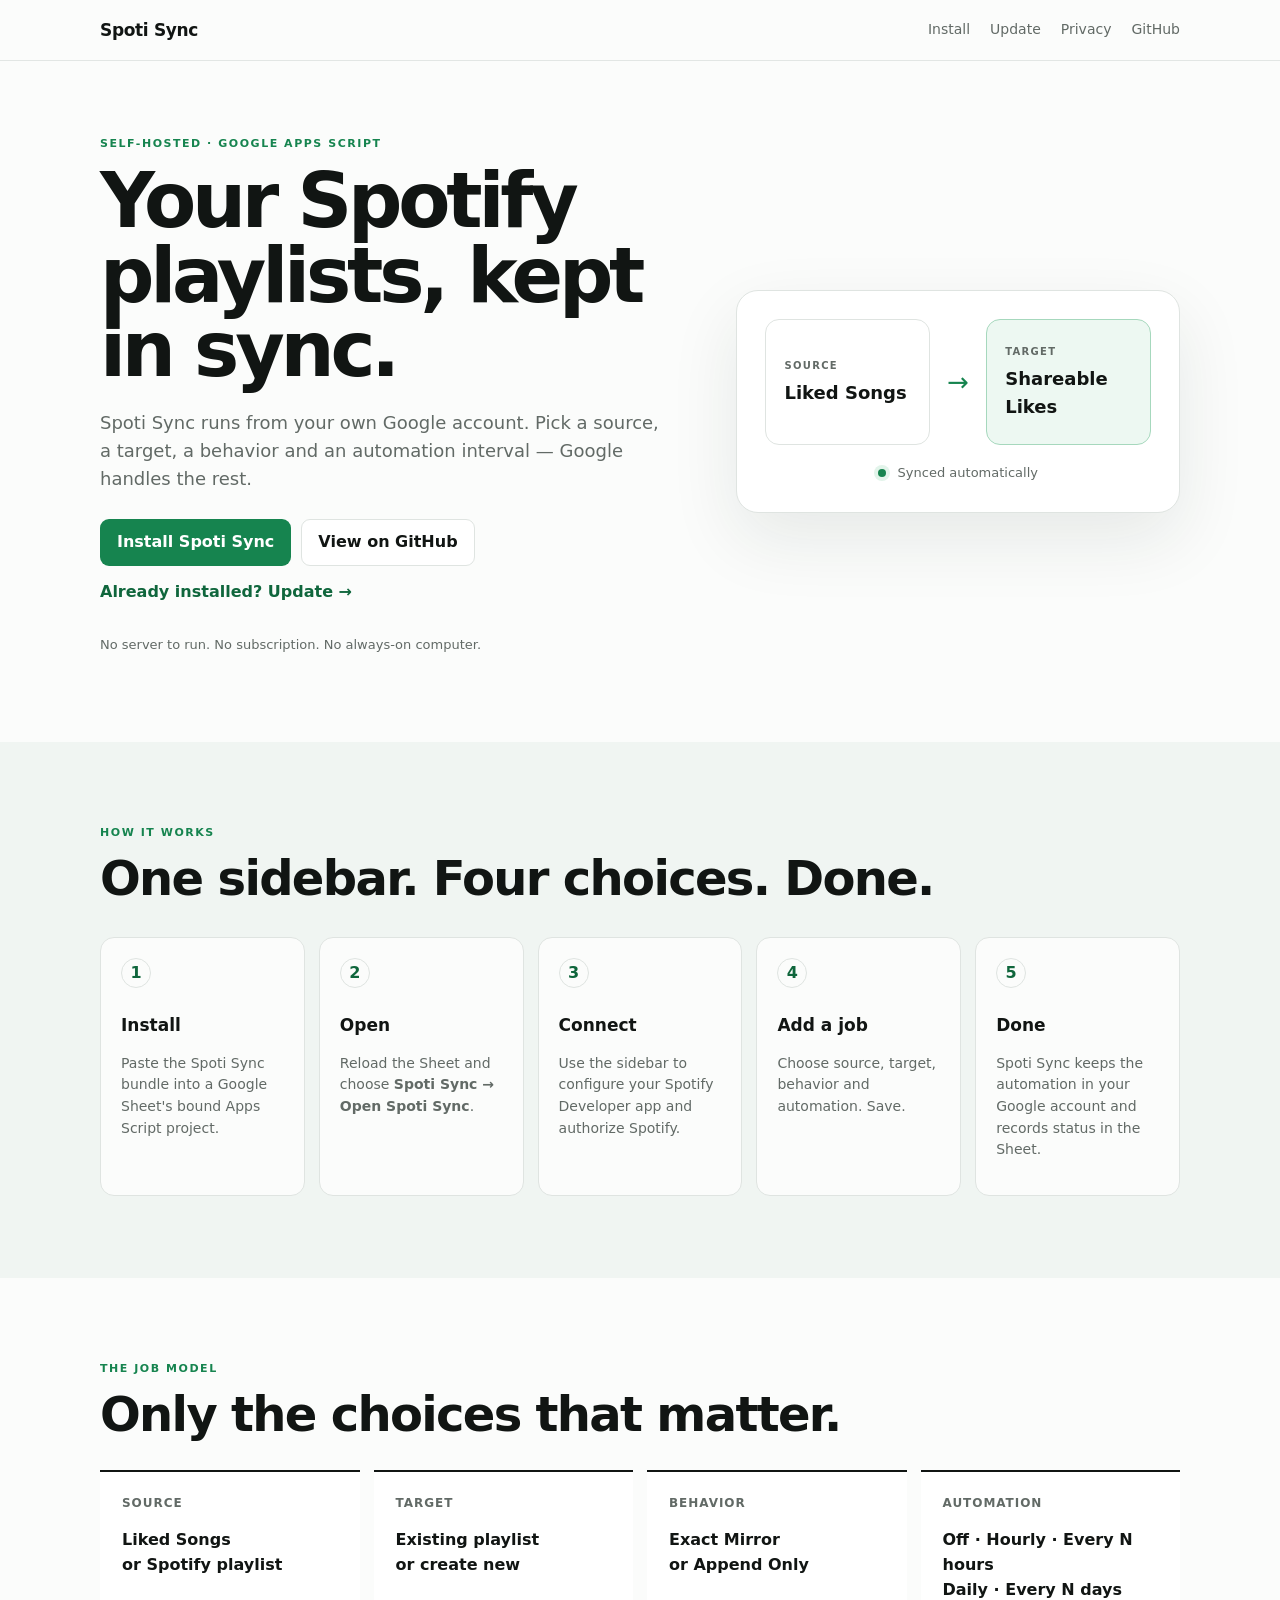
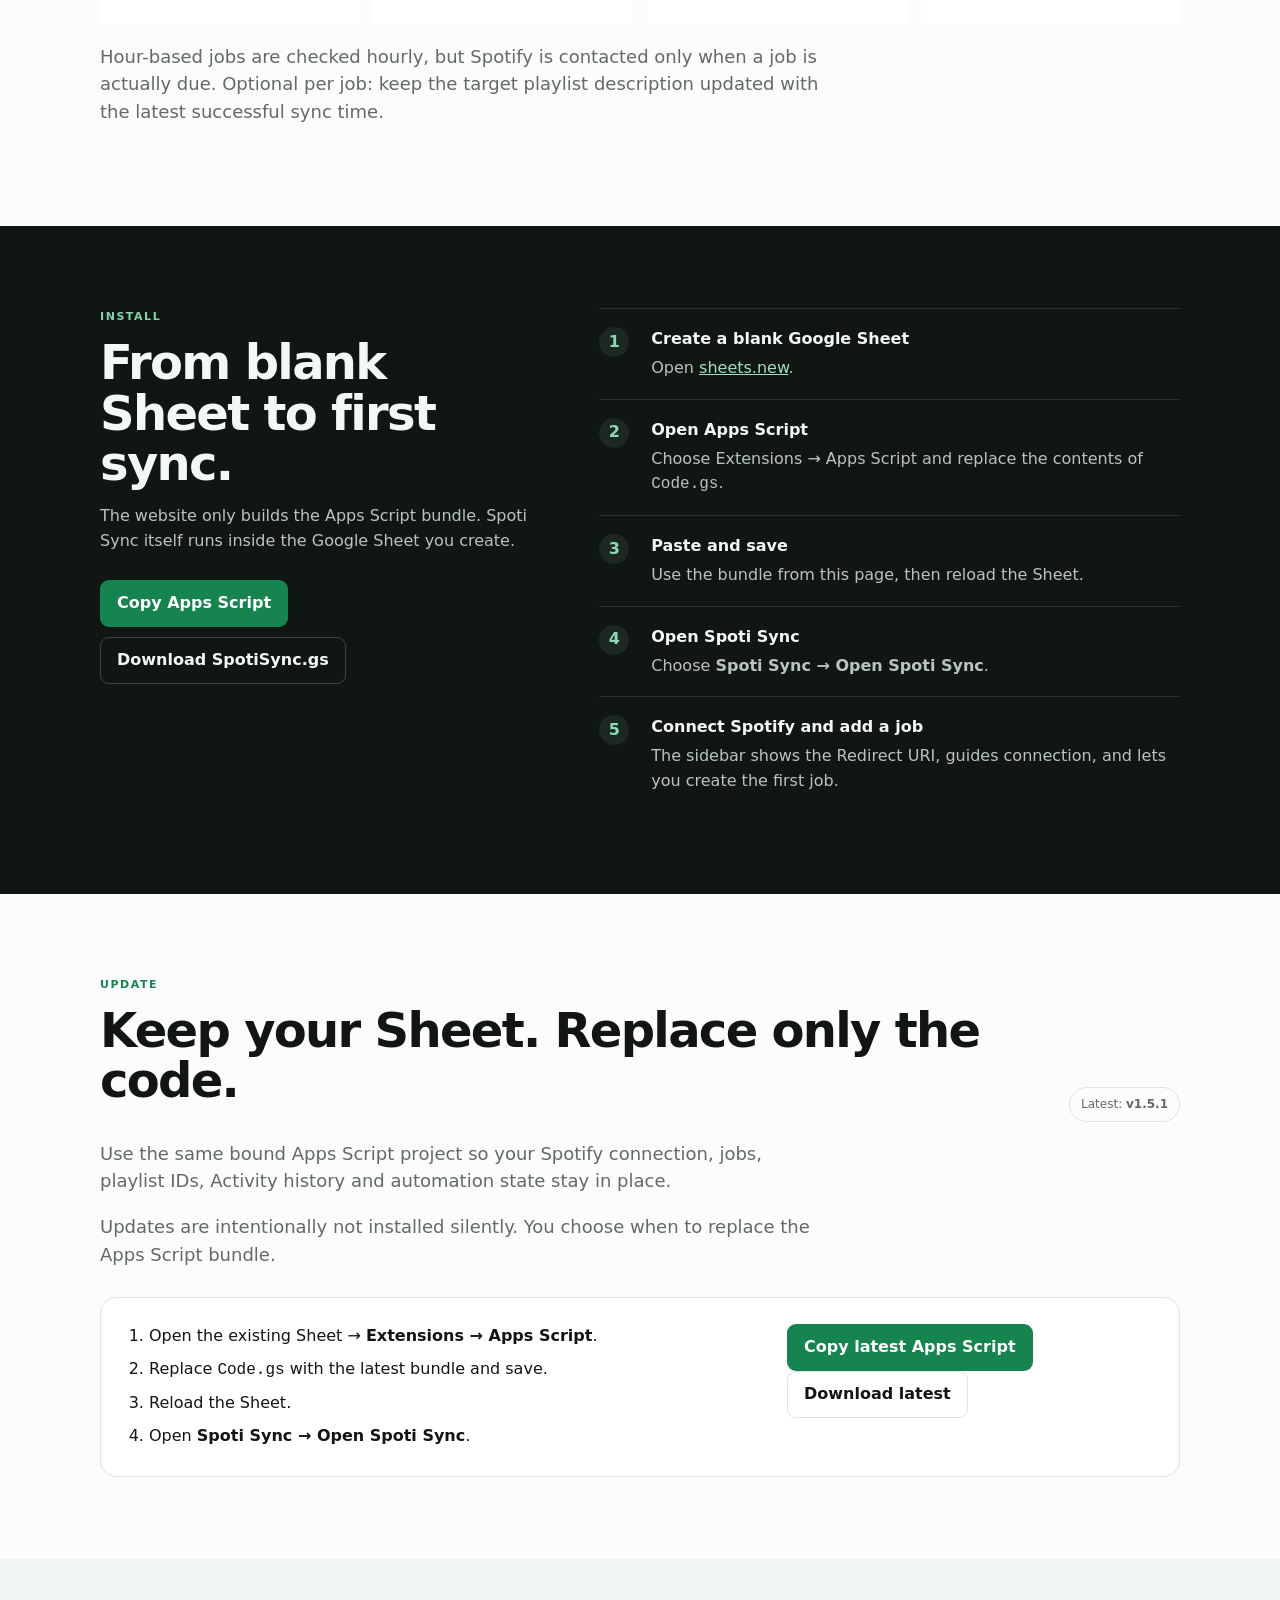
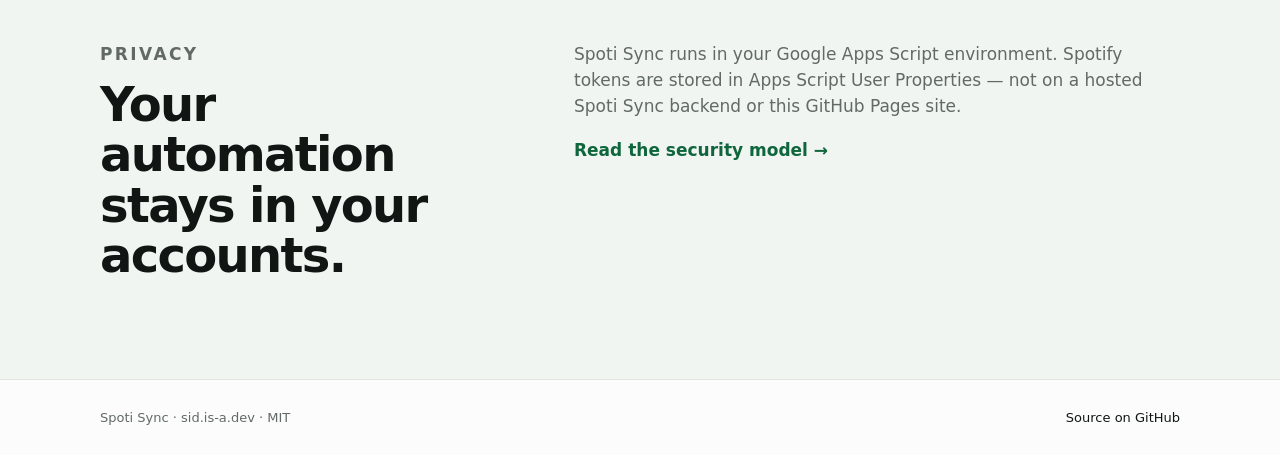
<file: index.html>
<!doctype html>
<html lang="en">
<head>
  <meta charset="utf-8">
  <meta name="viewport" content="width=device-width, initial-scale=1">
  <meta http-equiv="refresh" content="0; url=docs/">
  <title>Spoti Sync</title>
  <link rel="canonical" href="docs/">
</head>
<body>
  <p>Opening the <a href="docs/">Spoti Sync setup guide</a>…</p>
  <script>
    window.location.replace('docs/' + window.location.search + window.location.hash);
  </script>
</body>
</html>
</file>
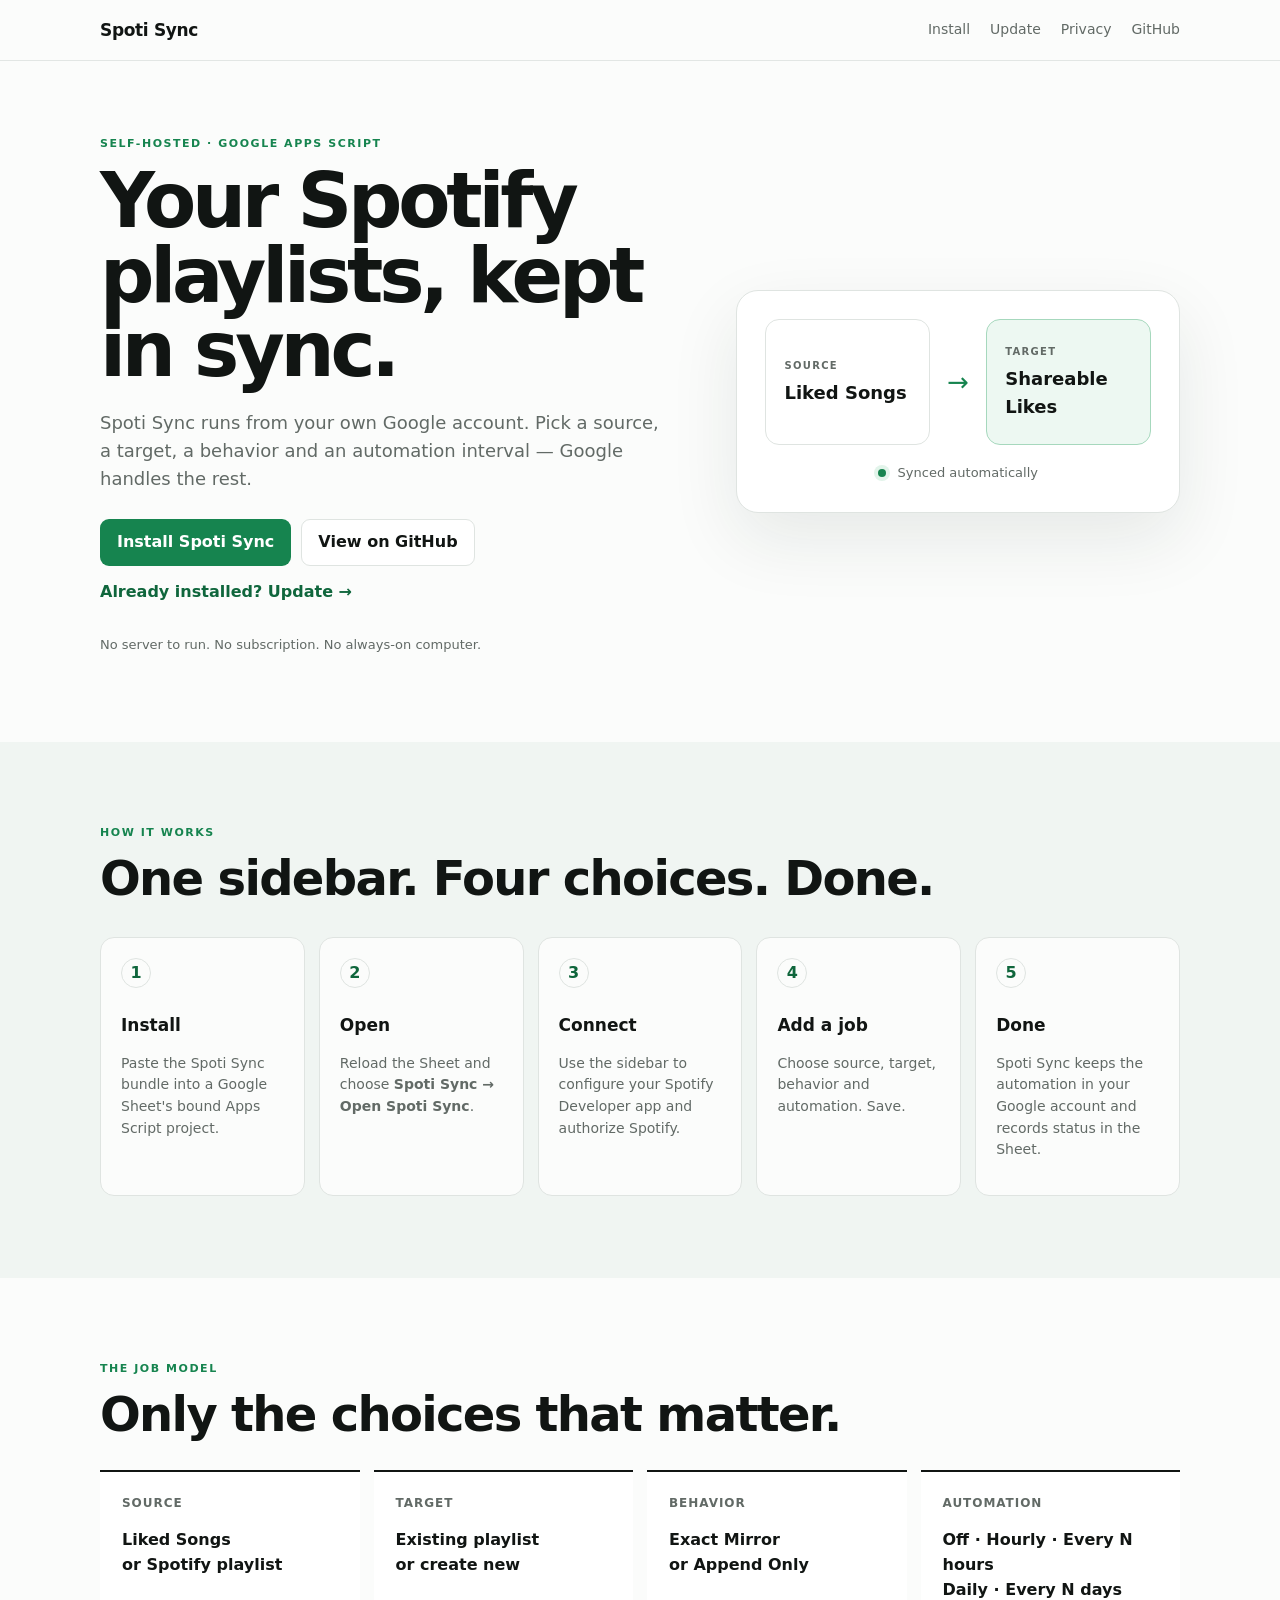
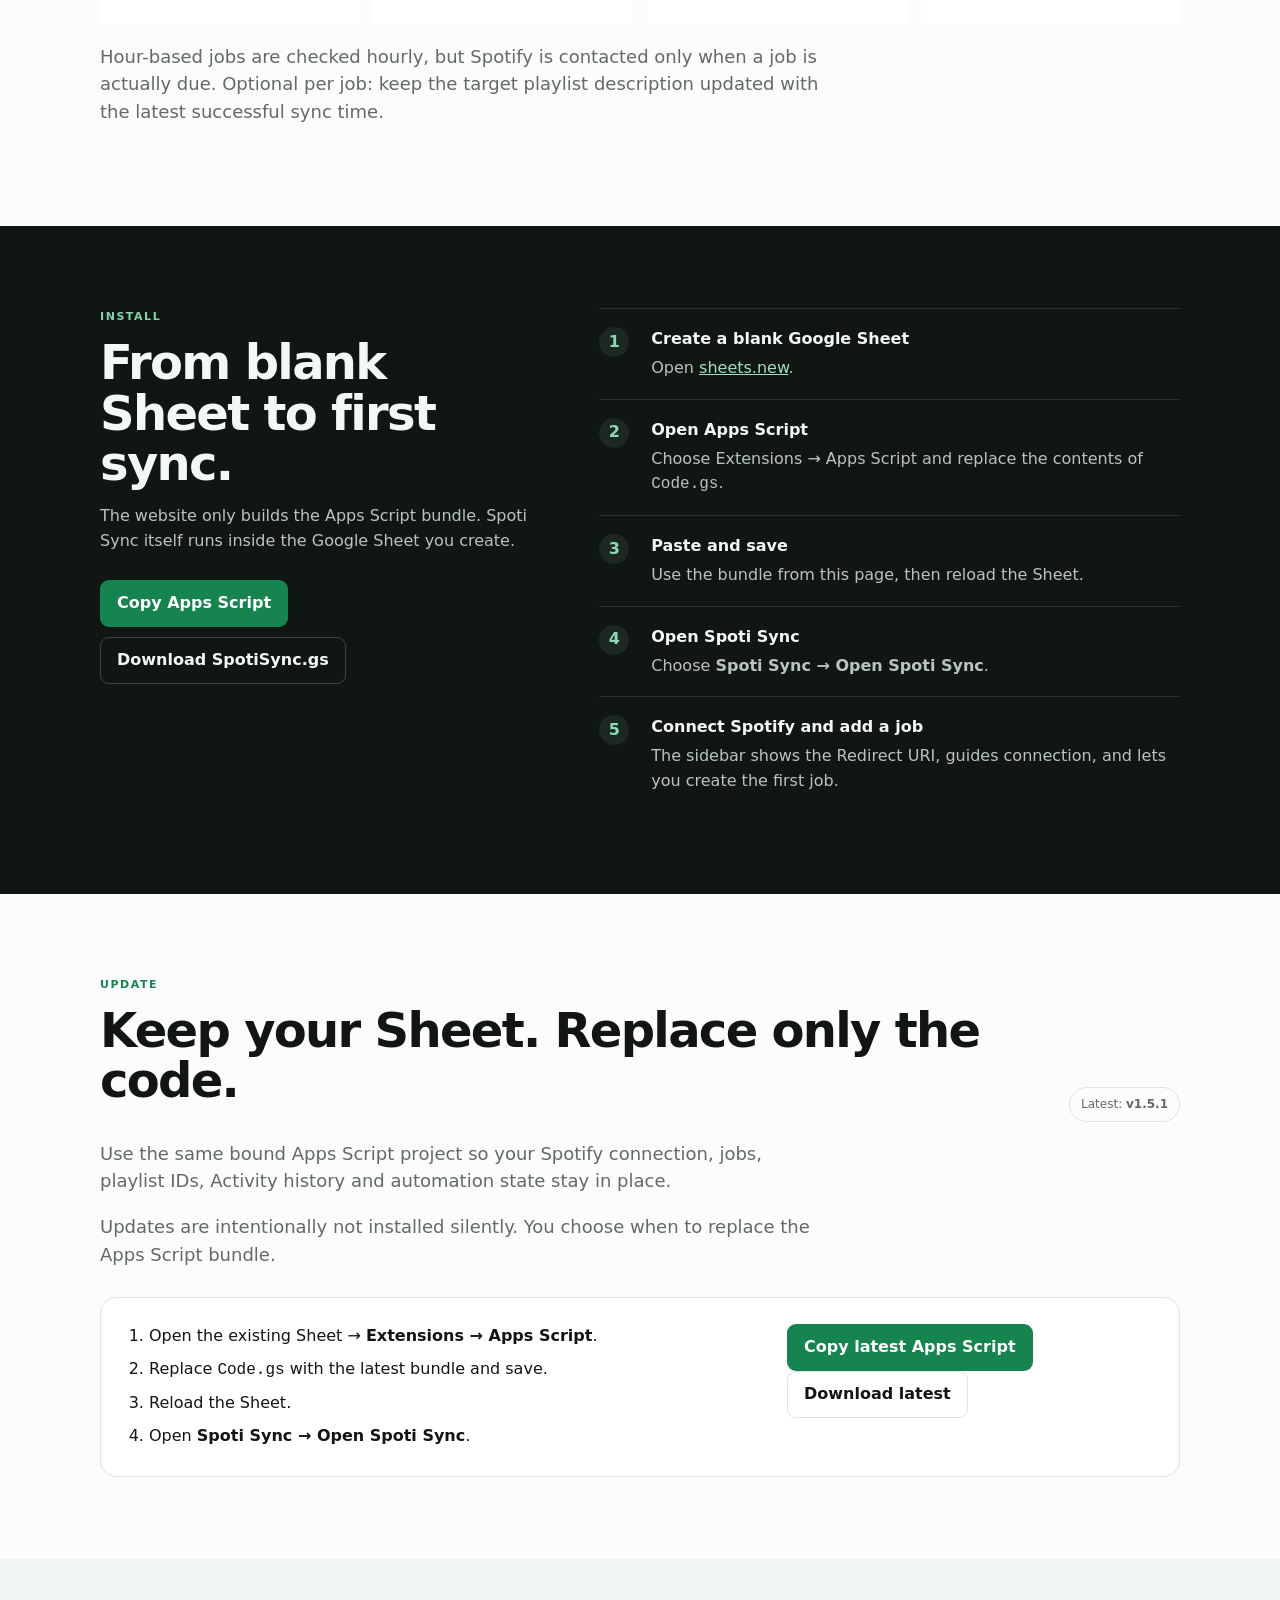
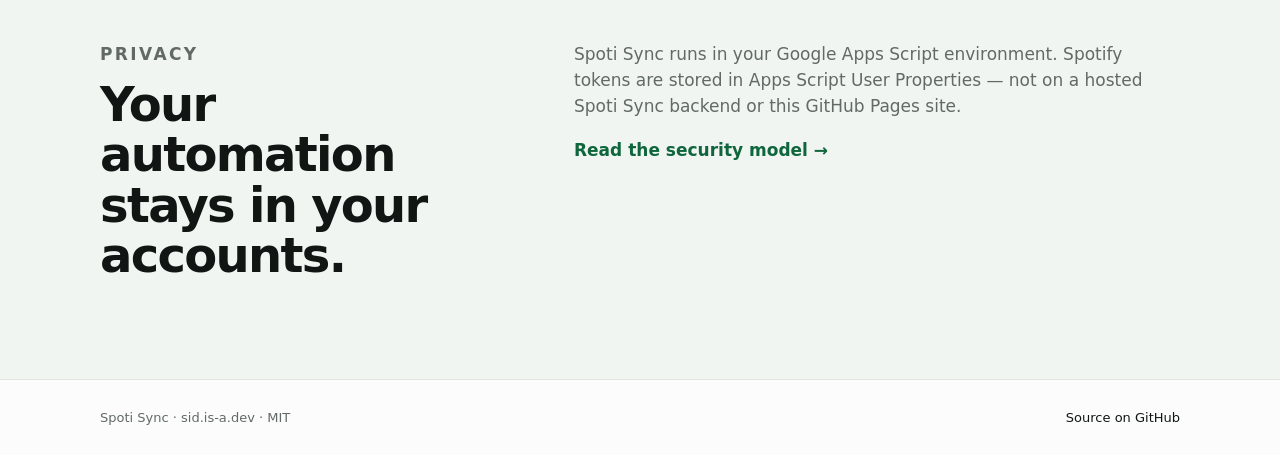
<file: docs/index.html>
<!doctype html>
<html lang="en">
<head>
  <meta charset="utf-8">
  <meta name="viewport" content="width=device-width, initial-scale=1">
  <meta name="description" content="Spoti Sync keeps Spotify playlists synced automatically from your own Google account with Google Apps Script.">
  <title>Spoti Sync — Spotify playlist sync, self-hosted in Google Apps Script</title>
  <link rel="canonical" href="https://sid.is-a.dev/Spoti-sync/">
  <link rel="stylesheet" href="styles.css">
</head>
<body>
  <header class="site-header">
    <div class="wrap nav">
      <a class="brand" href="#top">Spoti Sync</a>
      <nav aria-label="Primary navigation">
        <a href="#install">Install</a>
        <a href="#update">Update</a>
        <a href="#privacy">Privacy</a>
        <a href="https://github.com/11sid11/Spoti-sync">GitHub</a>
      </nav>
    </div>
  </header>

  <main id="top">
    <section class="hero wrap">
      <div class="hero-copy">
        <p class="eyebrow">SELF-HOSTED · GOOGLE APPS SCRIPT</p>
        <h1>Your Spotify playlists, kept in sync.</h1>
        <p class="lede">Spoti Sync runs from your own Google account. Pick a source, a target, a behavior and an automation interval — Google handles the rest.</p>
        <div class="actions">
          <a class="button primary" href="#install">Install Spoti Sync</a>
          <a class="button secondary" href="https://github.com/11sid11/Spoti-sync">View on GitHub</a>
        </div>
        <a class="text-link" href="#update">Already installed? Update →</a>
        <p class="quiet">No server to run. No subscription. No always-on computer.</p>
      </div>

      <div class="sync-demo" aria-label="Example Spoti Sync job">
        <div class="sync-node">
          <span class="node-label">SOURCE</span>
          <strong>Liked Songs</strong>
        </div>
        <div class="sync-line" aria-hidden="true"><span>→</span></div>
        <div class="sync-node target">
          <span class="node-label">TARGET</span>
          <strong>Shareable Likes</strong>
        </div>
        <div class="sync-status"><span class="status-dot"></span> Synced automatically</div>
      </div>
    </section>

    <section class="section soft">
      <div class="wrap">
        <p class="eyebrow">HOW IT WORKS</p>
        <h2>One sidebar. Four choices. Done.</h2>
        <div class="steps">
          <article><span>1</span><h3>Install</h3><p>Paste the Spoti Sync bundle into a Google Sheet's bound Apps Script project.</p></article>
          <article><span>2</span><h3>Open</h3><p>Reload the Sheet and choose <strong>Spoti Sync → Open Spoti Sync</strong>.</p></article>
          <article><span>3</span><h3>Connect</h3><p>Use the sidebar to configure your Spotify Developer app and authorize Spotify.</p></article>
          <article><span>4</span><h3>Add a job</h3><p>Choose source, target, behavior and automation. Save.</p></article>
          <article><span>5</span><h3>Done</h3><p>Spoti Sync keeps the automation in your Google account and records status in the Sheet.</p></article>
        </div>
      </div>
    </section>

    <section class="section wrap">
      <p class="eyebrow">THE JOB MODEL</p>
      <h2>Only the choices that matter.</h2>
      <div class="choices">
        <article><span>Source</span><strong>Liked Songs<br>or Spotify playlist</strong></article>
        <article><span>Target</span><strong>Existing playlist<br>or create new</strong></article>
        <article><span>Behavior</span><strong>Exact Mirror<br>or Append Only</strong></article>
        <article><span>Automation</span><strong>Off · Hourly · Every N hours<br>Daily · Every N days</strong></article>
      </div>
      <p class="section-intro">Hour-based jobs are checked hourly, but Spotify is contacted only when a job is actually due. Optional per job: keep the target playlist description updated with the latest successful sync time.</p>
    </section>

    <section id="install" class="section dark-section">
      <div class="wrap install-grid">
        <div>
          <p class="eyebrow light">INSTALL</p>
          <h2>From blank Sheet to first sync.</h2>
          <p class="dark-copy">The website only builds the Apps Script bundle. Spoti Sync itself runs inside the Google Sheet you create.</p>
          <div class="actions">
            <button class="button primary" type="button" data-copy-bundle data-status-target="installStatus">Copy Apps Script</button>
            <button class="button dark-secondary" type="button" data-download-bundle data-status-target="installStatus">Download SpotiSync.gs</button>
          </div>
          <p id="installStatus" class="status-text" aria-live="polite"></p>
        </div>

        <ol class="install-steps">
          <li><span>1</span><div><strong>Create a blank Google Sheet</strong><p>Open <a href="https://sheets.new" target="_blank" rel="noopener">sheets.new</a>.</p></div></li>
          <li><span>2</span><div><strong>Open Apps Script</strong><p>Choose Extensions → Apps Script and replace the contents of <code>Code.gs</code>.</p></div></li>
          <li><span>3</span><div><strong>Paste and save</strong><p>Use the bundle from this page, then reload the Sheet.</p></div></li>
          <li><span>4</span><div><strong>Open Spoti Sync</strong><p>Choose <strong>Spoti Sync → Open Spoti Sync</strong>.</p></div></li>
          <li><span>5</span><div><strong>Connect Spotify and add a job</strong><p>The sidebar shows the Redirect URI, guides connection, and lets you create the first job.</p></div></li>
        </ol>
      </div>
    </section>

    <section id="update" class="section wrap">
      <div class="section-heading">
        <div>
          <p class="eyebrow">UPDATE</p>
          <h2>Keep your Sheet. Replace only the code.</h2>
        </div>
        <span class="version-chip">Latest: <strong data-current-version>stable</strong></span>
      </div>
      <p class="section-intro">Use the same bound Apps Script project so your Spotify connection, jobs, playlist IDs, Activity history and automation state stay in place.</p>
      <p class="section-intro">Updates are intentionally not installed silently. You choose when to replace the Apps Script bundle.</p>
      <div class="update-card">
        <ol>
          <li>Open the existing Sheet → <strong>Extensions → Apps Script</strong>.</li>
          <li>Replace <code>Code.gs</code> with the latest bundle and save.</li>
          <li>Reload the Sheet.</li>
          <li>Open <strong>Spoti Sync → Open Spoti Sync</strong>.</li>
        </ol>
        <div>
          <button class="button primary" type="button" data-copy-bundle data-status-target="updateStatus">Copy latest Apps Script</button>
          <button class="button secondary" type="button" data-download-bundle data-status-target="updateStatus">Download latest</button>
          <p id="updateStatus" class="status-text" aria-live="polite"></p>
        </div>
      </div>
    </section>

    <section id="privacy" class="section soft">
      <div class="wrap privacy">
        <div>
          <p class="eyebrow">PRIVACY</p>
          <h2>Your automation stays in your accounts.</h2>
        </div>
        <div>
          <p>Spoti Sync runs in your Google Apps Script environment. Spotify tokens are stored in Apps Script User Properties — not on a hosted Spoti Sync backend or this GitHub Pages site.</p>
          <p><a class="text-link" href="https://github.com/11sid11/Spoti-sync/blob/main/SECURITY.md">Read the security model →</a></p>
        </div>
      </div>
    </section>
  </main>

  <footer class="footer">
    <div class="wrap">
      <span>Spoti Sync · sid.is-a.dev · MIT</span>
      <a href="https://github.com/11sid11/Spoti-sync">Source on GitHub</a>
    </div>
  </footer>

  <script src="app.js"></script>
</body>
</html>
</file>
<file: docs/styles.css>
:root {
  --bg: #fbfcfb;
  --text: #111513;
  --muted: #626a66;
  --line: #dfe4e1;
  --soft: #f0f5f2;
  --accent: #16844f;
  --accent-dark: #0f663c;
  --dark: #101713;
  --dark-muted: #b9c4be;
  --max: 1080px;
}

* { box-sizing: border-box; }
html { scroll-behavior: smooth; }
body {
  margin: 0;
  background: var(--bg);
  color: var(--text);
  font-family: Inter, ui-sans-serif, system-ui, -apple-system, BlinkMacSystemFont, "Segoe UI", sans-serif;
  line-height: 1.55;
}
a { color: inherit; }
button { font: inherit; }
code { font-family: ui-monospace, SFMono-Regular, Menlo, Consolas, monospace; }
.wrap { width: min(var(--max), calc(100% - 40px)); margin: 0 auto; }

.site-header {
  position: sticky;
  top: 0;
  z-index: 10;
  border-bottom: 1px solid rgba(223, 228, 225, .9);
  background: rgba(251, 252, 251, .92);
  backdrop-filter: blur(10px);
}
.nav { min-height: 60px; display: flex; align-items: center; justify-content: space-between; gap: 24px; }
.brand { color: var(--text); font-size: 17px; font-weight: 850; text-decoration: none; letter-spacing: -.02em; }
nav { display: flex; gap: 20px; }
nav a { color: var(--muted); font-size: 14px; text-decoration: none; }
nav a:hover, .text-link:hover { color: var(--accent-dark); }

.hero {
  min-height: 600px;
  display: grid;
  grid-template-columns: 1.12fr .88fr;
  align-items: center;
  gap: 72px;
  padding-top: 74px;
  padding-bottom: 74px;
}
.eyebrow { margin: 0 0 12px; color: var(--accent); font-size: 11px; font-weight: 850; letter-spacing: .14em; }
.eyebrow.light { color: #82d5a9; }
h1 { max-width: 760px; margin: 0 0 22px; font-size: clamp(44px, 7vw, 76px); line-height: .98; letter-spacing: -.055em; }
h2 { margin: 0 0 16px; font-size: clamp(30px, 4.5vw, 48px); line-height: 1.05; letter-spacing: -.035em; }
h3 { margin: 0; font-size: 17px; }
.lede, .section-intro { max-width: 720px; color: var(--muted); font-size: 18px; }
.actions { display: flex; flex-wrap: wrap; gap: 10px; margin: 26px 0 14px; }
.button {
  min-height: 44px;
  display: inline-flex;
  align-items: center;
  justify-content: center;
  border: 1px solid transparent;
  border-radius: 9px;
  padding: 10px 16px;
  background: transparent;
  color: var(--text);
  font-weight: 760;
  text-decoration: none;
  cursor: pointer;
}
.button.primary { background: var(--accent); color: #fff; }
.button.primary:hover { background: var(--accent-dark); }
.button.secondary { border-color: var(--line); background: #fff; }
.button.dark-secondary { border-color: #3a463f; color: #f1f6f3; }
.button:disabled { opacity: .58; cursor: wait; }
.text-link { color: var(--accent-dark); font-weight: 720; text-decoration: none; }
.quiet { margin-top: 30px; color: var(--muted); font-size: 13px; }

.sync-demo {
  position: relative;
  display: grid;
  grid-template-columns: 1fr 56px 1fr;
  align-items: center;
  padding: 28px;
  border: 1px solid var(--line);
  border-radius: 22px;
  background: #fff;
  box-shadow: 0 26px 70px rgba(25, 39, 31, .09);
}
.sync-node { min-height: 126px; display: flex; flex-direction: column; justify-content: center; gap: 6px; border: 1px solid var(--line); border-radius: 14px; padding: 18px; }
.sync-node.target { border-color: #a6d8bd; background: #edf8f2; }
.node-label { color: var(--muted); font-size: 10px; font-weight: 850; letter-spacing: .13em; }
.sync-node strong { font-size: 18px; }
.sync-line { color: var(--accent); text-align: center; font-size: 26px; }
.sync-status { grid-column: 1 / -1; margin-top: 18px; color: var(--muted); font-size: 13px; text-align: center; }
.status-dot { width: 8px; height: 8px; display: inline-block; margin-right: 7px; border-radius: 50%; background: var(--accent); box-shadow: 0 0 0 4px #e2f4ea; }

.section { padding-top: 82px; padding-bottom: 82px; }
.soft { background: var(--soft); }
.steps { display: grid; grid-template-columns: repeat(5, 1fr); gap: 14px; margin-top: 34px; }
.steps article { min-height: 180px; padding: 20px; border: 1px solid var(--line); border-radius: 14px; background: var(--bg); }
.steps article > span { width: 30px; height: 30px; display: grid; place-items: center; margin-bottom: 24px; border: 1px solid var(--line); border-radius: 50%; color: var(--accent-dark); font-weight: 850; }
.steps p { color: var(--muted); font-size: 14px; }

.choices { display: grid; grid-template-columns: repeat(4, 1fr); gap: 14px; margin-top: 30px; }
.choices article { padding: 22px; border-top: 2px solid var(--text); background: #fff; }
.choices span { display: block; margin-bottom: 16px; color: var(--muted); font-size: 12px; font-weight: 800; text-transform: uppercase; letter-spacing: .08em; }
.choices strong { line-height: 1.5; }

.dark-section { background: var(--dark); color: #f3f7f5; }
.install-grid { display: grid; grid-template-columns: .85fr 1.15fr; gap: 70px; align-items: start; }
.dark-copy { max-width: 520px; color: var(--dark-muted); }
.install-steps { margin: 0; padding: 0; list-style: none; }
.install-steps li { display: grid; grid-template-columns: 38px 1fr; gap: 14px; padding: 18px 0; border-top: 1px solid #29352f; }
.install-steps li > span { width: 30px; height: 30px; display: grid; place-items: center; border-radius: 50%; background: #1c2922; color: #8fdab2; font-weight: 850; }
.install-steps p { margin: 4px 0 0; color: var(--dark-muted); }
.install-steps a { color: #9ee0bd; }

.section-heading { display: flex; justify-content: space-between; align-items: end; gap: 24px; }
.version-chip { flex: 0 0 auto; border: 1px solid var(--line); border-radius: 999px; padding: 7px 11px; color: var(--muted); font-size: 12px; }
.update-card { display: grid; grid-template-columns: 1.25fr .75fr; gap: 50px; margin-top: 28px; padding: 26px; border: 1px solid var(--line); border-radius: 16px; background: #fff; }
.update-card ol { margin: 0; padding-left: 22px; }
.update-card li + li { margin-top: 8px; }
.status-text { min-height: 22px; margin: 10px 0 0; font-size: 13px; font-weight: 700; }
.status-text[data-state="error"] { color: #a12626; }
.status-text[data-state="ok"] { color: var(--accent-dark); }

.privacy { display: grid; grid-template-columns: .8fr 1.2fr; gap: 70px; align-items: start; }
.privacy p { margin-top: 0; color: var(--muted); font-size: 17px; }

.footer { border-top: 1px solid var(--line); padding: 28px 0; color: var(--muted); font-size: 13px; }
.footer .wrap { display: flex; justify-content: space-between; gap: 18px; }
.footer a { color: var(--text); text-decoration: none; }

@media (max-width: 900px) {
  .hero, .install-grid, .privacy { grid-template-columns: 1fr; gap: 36px; }
  .steps { grid-template-columns: repeat(2, 1fr); }
  .choices { grid-template-columns: repeat(2, 1fr); }
}

@media (max-width: 620px) {
  .wrap { width: min(var(--max), calc(100% - 24px)); }
  nav { display: none; }
  .hero { min-height: auto; padding-top: 56px; padding-bottom: 56px; }
  .section { padding-top: 62px; padding-bottom: 62px; }
  .steps, .choices, .update-card { grid-template-columns: 1fr; }
  .section-heading { align-items: start; flex-direction: column; }
  .sync-demo { grid-template-columns: 1fr 34px 1fr; padding: 14px; }
  .sync-node { min-height: 108px; padding: 12px; }
  .sync-node strong { font-size: 15px; }
  .footer .wrap { flex-direction: column; }
}
</file>
